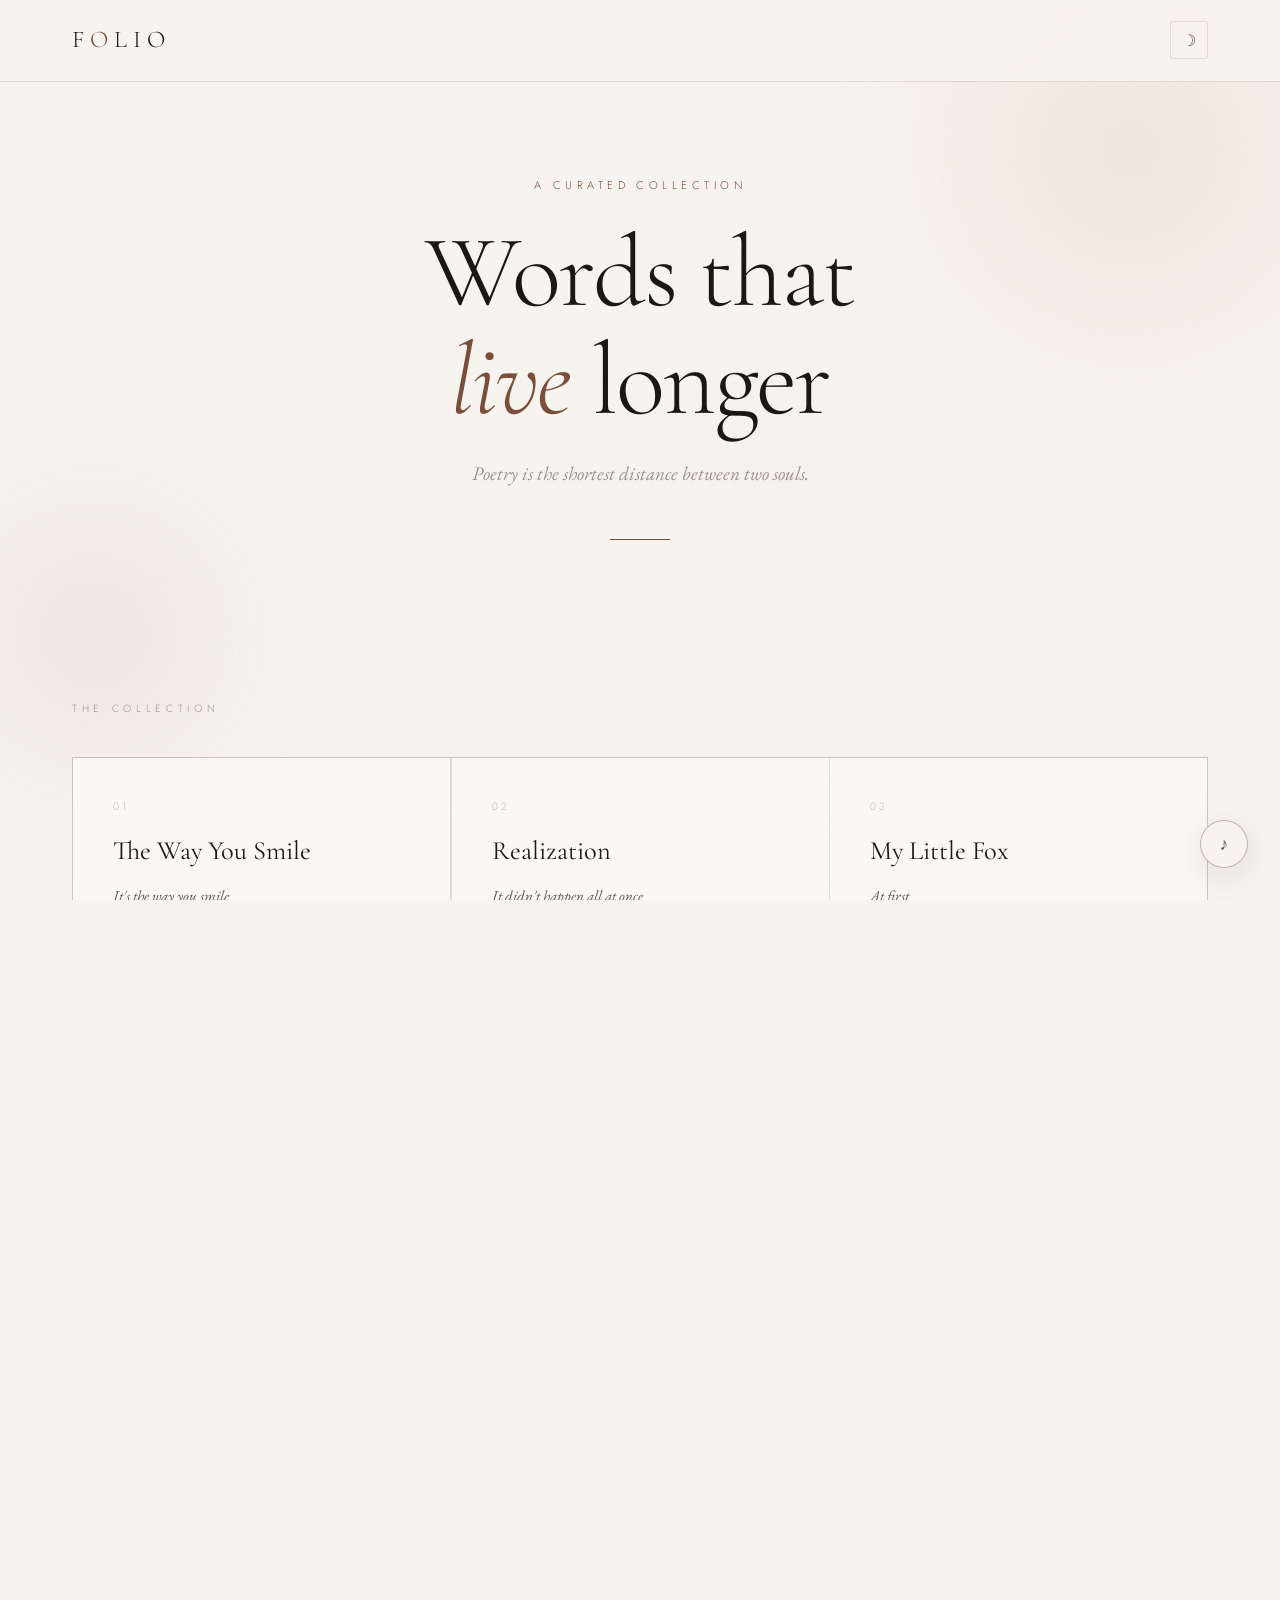
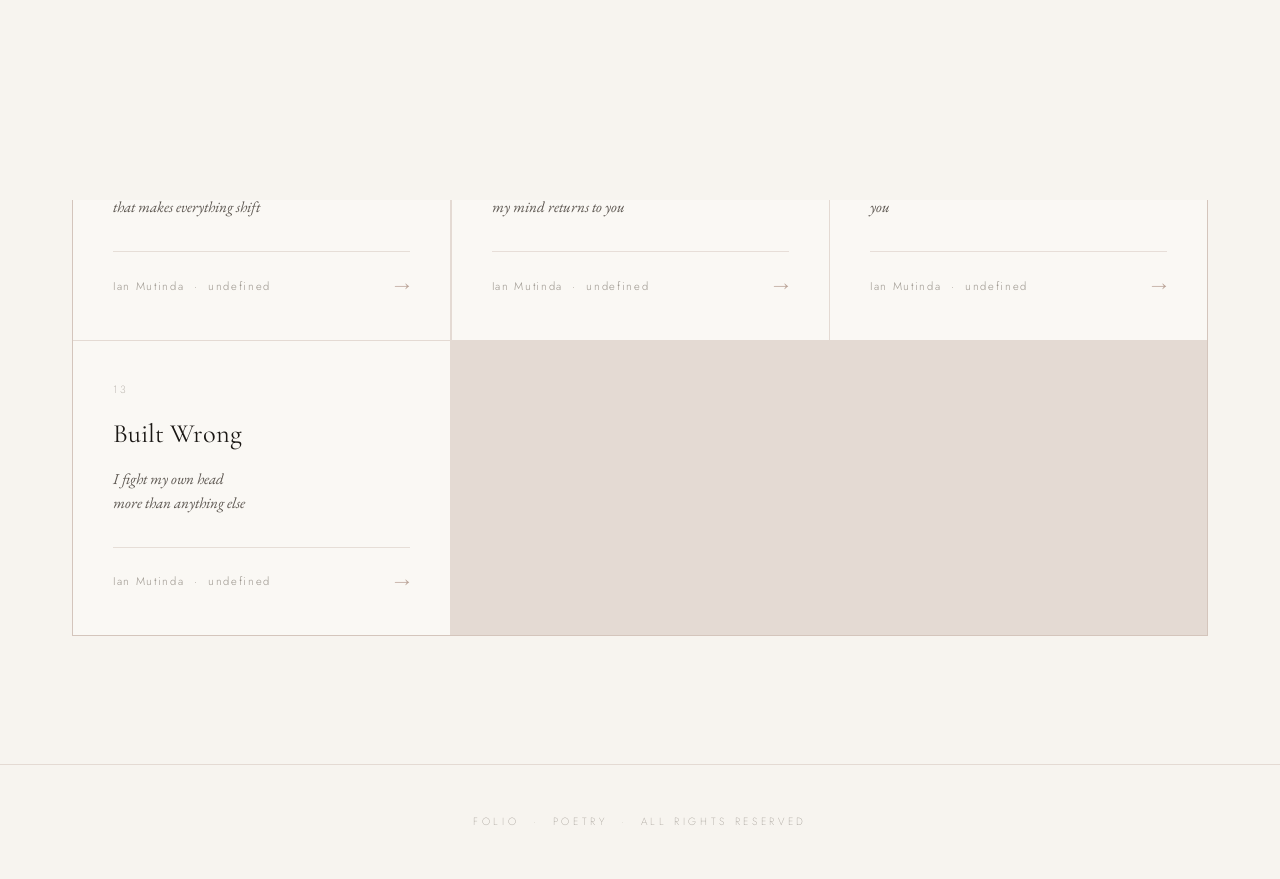
<file: index.html>
<!DOCTYPE html>
<html lang="en" data-theme="light">
<head>
  <meta charset="UTF-8" />
  <meta name="viewport" content="width=device-width, initial-scale=1.0" />
  <meta name="description" content="Folio — A curated collection of original poems." />
  <title>Folio — A Poetry Collection</title>

  <!-- Fonts preconnect -->
  <link rel="preconnect" href="https://fonts.googleapis.com" />
  <link rel="preconnect" href="https://fonts.gstatic.com" crossorigin />

  <!-- Styles -->
  <link rel="stylesheet" href="css/styles.css" />

  <!-- Prevent theme flash -->
  <script>
    (function() {
      const t = localStorage.getItem('folio-theme') ||
        (window.matchMedia('(prefers-color-scheme: dark)').matches ? 'dark' : 'light');
      document.documentElement.setAttribute('data-theme', t);
    })();
  </script>
</head>

<body>

  <!-- Page transition curtain -->
  <div class="page-transition" id="pageCurtain" aria-hidden="true"></div>

  <!-- Animated background -->
  <div class="bg-canvas" aria-hidden="true">
    <div class="bg-orb"></div>
    <div class="bg-orb"></div>
    <div class="bg-orb"></div>
  </div>

  <!-- Fixed header -->
  <header class="site-header" role="banner">
    <div class="header-inner">
      <a href="index.html" class="site-logo" aria-label="Folio home">
        F<span>o</span>lio
      </a>
      <div class="header-controls">
        <!-- Dark/Light toggle -->
        <button
          class="icon-btn"
          id="themeToggle"
          aria-label="Toggle dark mode"
          title="Toggle theme"
        >
          <span id="themeIcon">☽</span>
        </button>
      </div>
    </div>
  </header>

  <!-- Main content -->
  <div class="site-wrapper">
    <main>

      <!-- Hero -->
      <section class="hero" aria-labelledby="heroHeading">
        <div class="container">
          <p class="hero-eyebrow">A curated collection</p>
          <h1 class="hero-title" id="heroHeading">
            Words that<br><em>live</em> longer
          </h1>
          <p class="hero-subtitle">
            Poetry is the shortest distance between two souls.
          </p>
          <div class="hero-rule" aria-hidden="true"></div>
        </div>
      </section>

      <!-- Poems grid -->
      <section class="poems-section" aria-labelledby="poemsLabel">
        <div class="container">
          <p class="section-label" id="poemsLabel">The collection</p>

          <!-- Cards injected by script.js -->
          <div class="poems-grid" id="poemsGrid" role="list">
            <!-- Poem cards rendered here -->
          </div>
        </div>
      </section>

    </main>

    <!-- Footer -->
    <footer class="site-footer" role="contentinfo">
      <div class="container">
        <p class="footer-text">Folio &nbsp;·&nbsp; Poetry &nbsp;·&nbsp; All rights reserved</p>
      </div>
    </footer>
  </div>

  <!-- Ambient audio control -->
  <div class="audio-control" aria-label="Ambient audio controls">
    <button
      class="audio-btn"
      id="audioBtn"
      aria-label="Play ambient music"
      title="Toggle ambient sound"
    >
      <span id="audioIcon">♪</span>
    </button>
  </div>

  <!-- Scripts (order matters) -->
  <script src="js/poems.js"></script>
  <script src="js/script.js"></script>
</body>
</html>
</file>
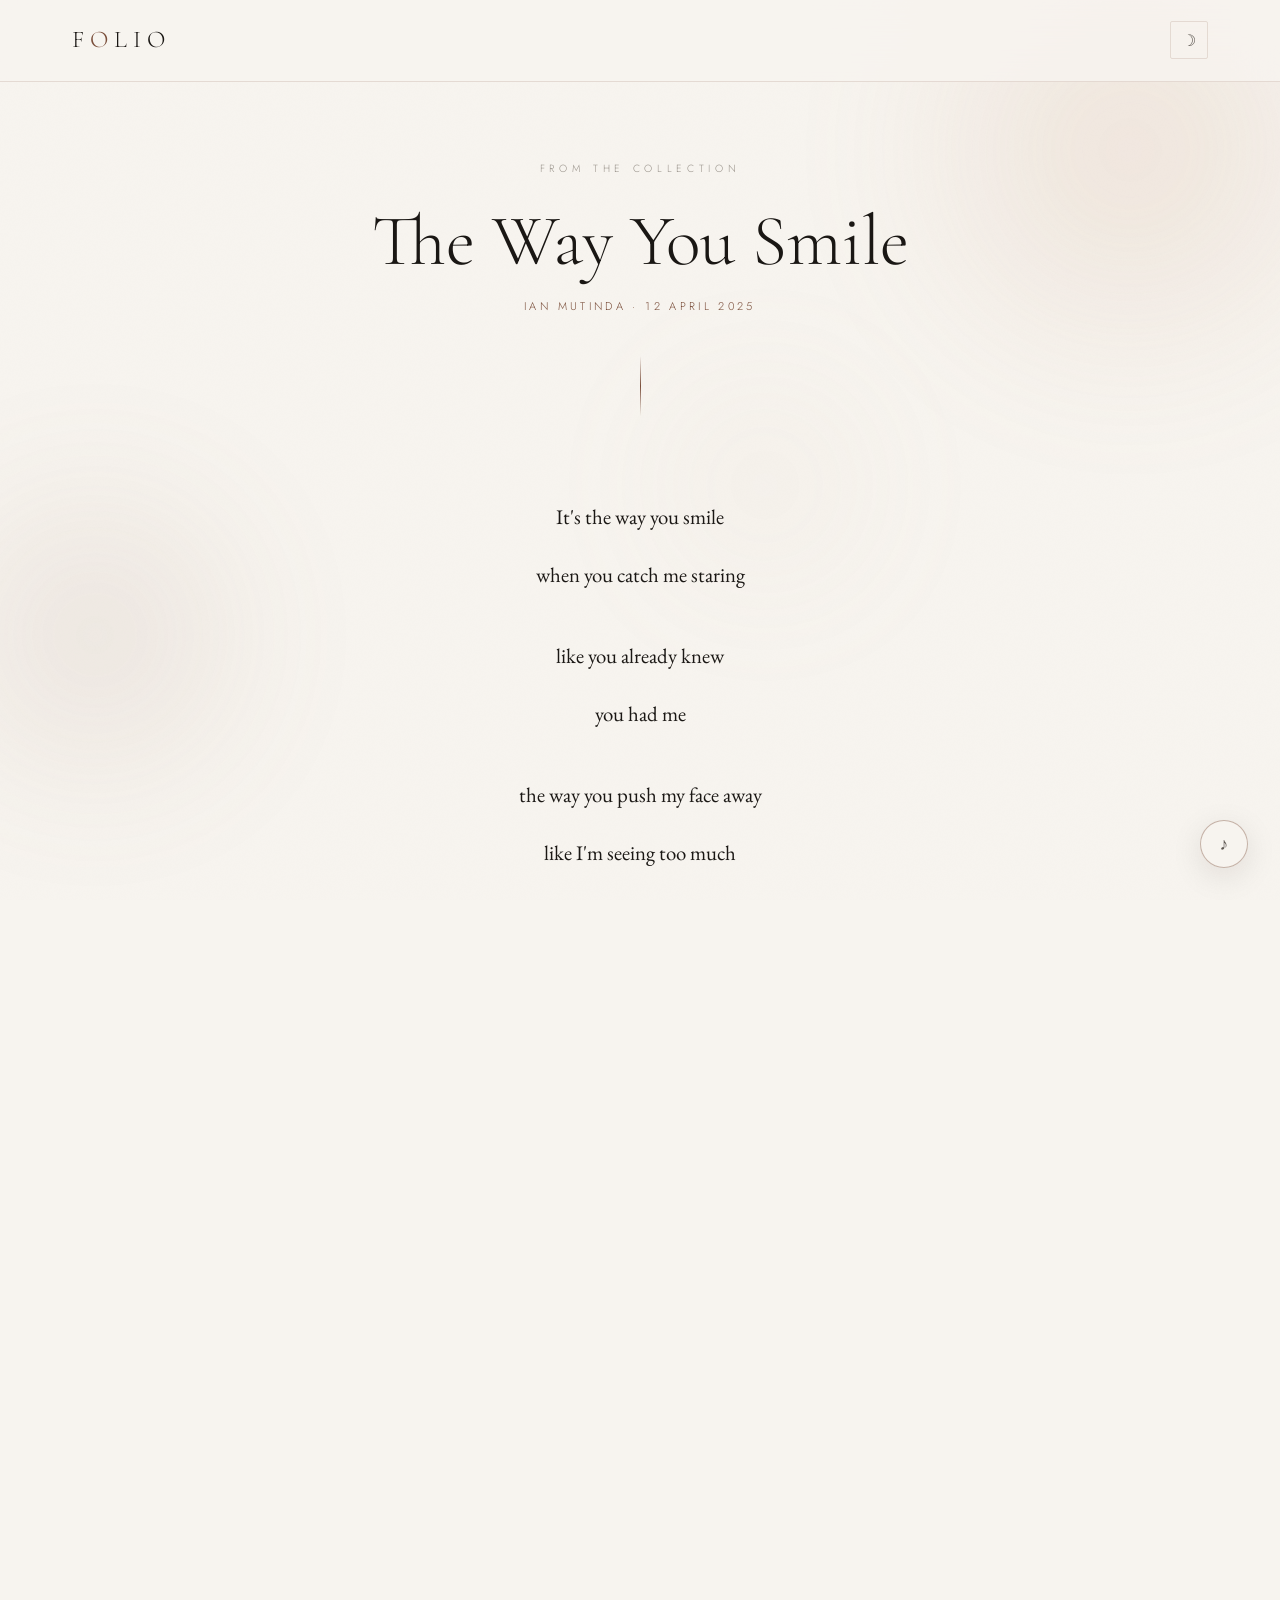
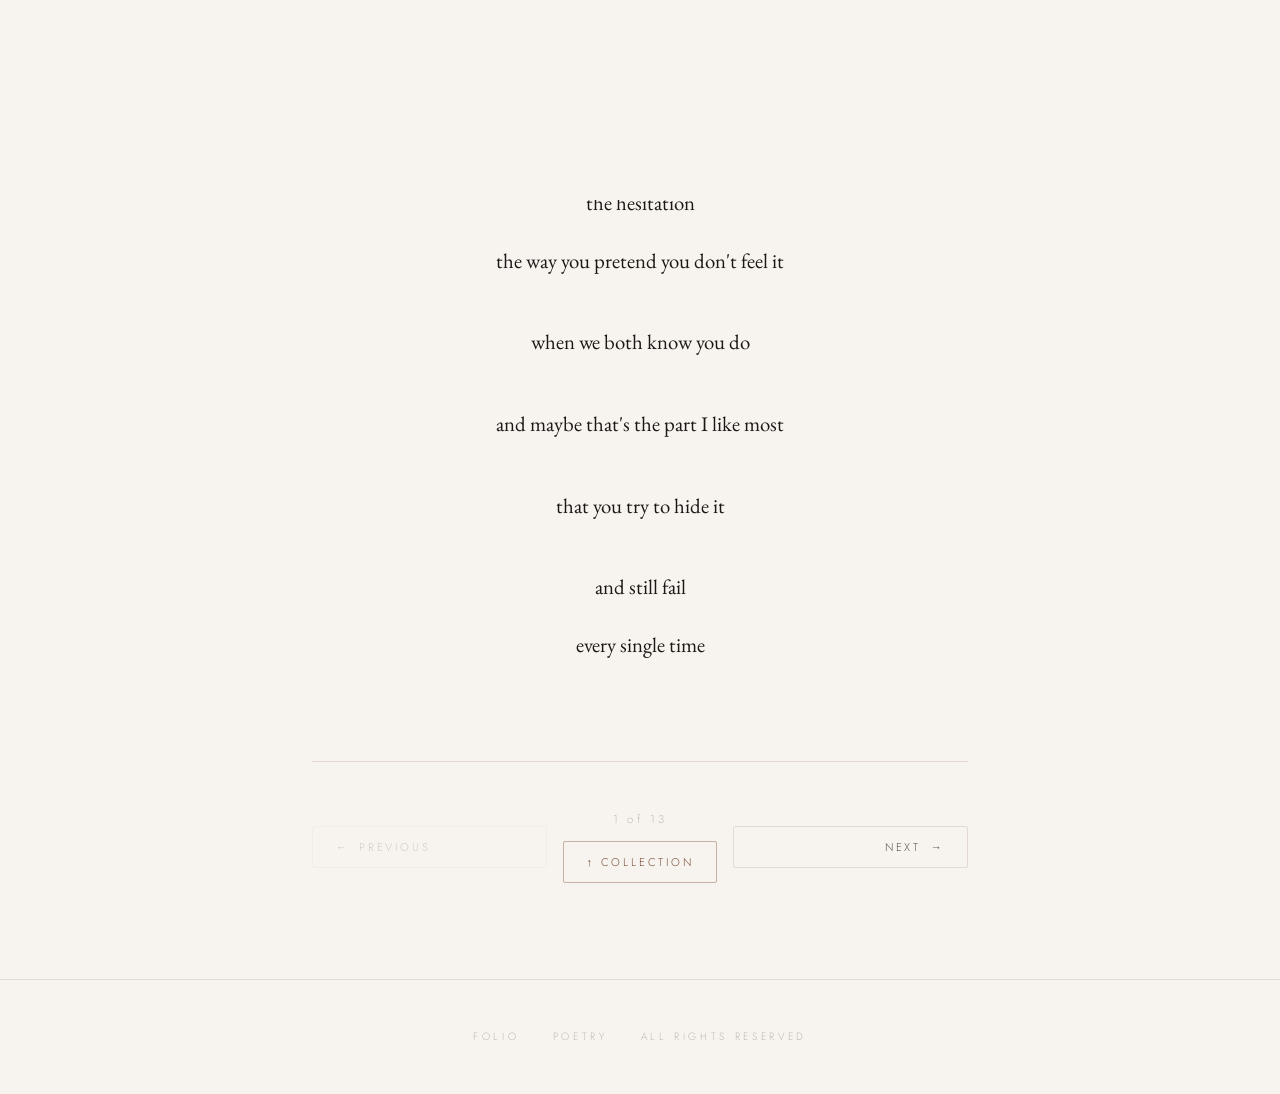
<file: poem.html>
<!DOCTYPE html>
<html lang="en" data-theme="light">
<head>
  <meta charset="UTF-8" />
  <meta name="viewport" content="width=device-width, initial-scale=1.0" />
  <meta name="description" content="Folio — Read a poem from the collection." />
  <title>Poem — Folio</title>

  <!-- Fonts preconnect -->
  <link rel="preconnect" href="https://fonts.googleapis.com" />
  <link rel="preconnect" href="https://fonts.gstatic.com" crossorigin />

  <!-- Styles -->
  <link rel="stylesheet" href="css/styles.css" />

  <!-- Prevent theme flash -->
  <script>
    (function() {
      const t = localStorage.getItem('folio-theme') ||
        (window.matchMedia('(prefers-color-scheme: dark)').matches ? 'dark' : 'light');
      document.documentElement.setAttribute('data-theme', t);
    })();
  </script>
</head>

<body>

  <!-- Page transition curtain -->
  <div class="page-transition" id="pageCurtain" aria-hidden="true"></div>

  <!-- Animated background -->
  <div class="bg-canvas" aria-hidden="true">
    <div class="bg-orb"></div>
    <div class="bg-orb"></div>
    <div class="bg-orb"></div>
  </div>

  <!-- Fixed header -->
  <header class="site-header" role="banner">
    <div class="header-inner">
      <a href="index.html" class="site-logo" aria-label="Folio home">
        F<span>o</span>lio
      </a>
      <div class="header-controls">
        <button
          class="icon-btn"
          id="themeToggle"
          aria-label="Toggle dark mode"
          title="Toggle theme"
        >
          <span id="themeIcon">☽</span>
        </button>
      </div>
    </div>
  </header>

  <!-- Main content -->
  <div class="site-wrapper">
    <main>
      <article class="poem-page" aria-labelledby="poemTitle">
        <div class="container--narrow">

          <!-- Poem header -->
          <header class="poem-header">
            <p class="poem-eyebrow">From the collection</p>
            <h1 class="poem-title-large" id="poemTitle">
              <!-- Injected by poem-reader.js -->
              &nbsp;
            </h1>
            <p class="poem-meta" id="poemMeta">
              <!-- Author · Year -->
            </p>
            <div class="poem-divider" aria-hidden="true"></div>
          </header>

          <!-- Poem body -->
          <section
            class="poem-content"
            aria-label="Poem text"
          >
            <div id="poemBody">
              <!-- Stanzas injected by poem-reader.js -->
            </div>
          </section>

          <!-- Navigation -->
          <nav class="poem-nav" aria-label="Poem navigation">
            <button
              class="nav-btn nav-btn--prev"
              id="prevBtn"
              aria-label="Previous poem"
            >
              ← <span>Previous</span>
            </button>

            <div>
              <p class="poem-counter" id="poemCounter"></p>
              <div style="text-align:center; margin-top: 0.75rem;">
                <button
                  class="nav-btn nav-btn--home"
                  id="homeBtn"
                  aria-label="Back to collection"
                >
                  ↑ Collection
                </button>
              </div>
            </div>

            <button
              class="nav-btn nav-btn--next"
              id="nextBtn"
              aria-label="Next poem"
            >
              <span>Next</span> →
            </button>
          </nav>

        </div>
      </article>
    </main>

    <!-- Footer -->
    <footer class="site-footer" role="contentinfo">
      <div class="container">
        <p class="footer-text">Folio &nbsp;·&nbsp; Poetry &nbsp;·&nbsp; All rights reserved</p>
      </div>
    </footer>
  </div>

  <!-- Audio button -->
  <div class="audio-control">
    <button class="audio-btn" id="audioBtn" aria-label="Toggle music" title="Toggle music">
      <span id="audioIcon">♪</span>
    </button>
  </div>

  <!-- Scripts (order matters) -->
  <script src="js/poems.js"></script>
  <script src="js/poem-reader.js"></script>
</body>
</html>
</file>
<file: css/styles.css>
/* ============================================
   FOLIO — Poetry Website
   styles.css — Design System & Component Styles
   ============================================ */

/* ── Imports ── */
@import url('https://fonts.googleapis.com/css2?family=Cormorant+Garamond:ital,wght@0,300;0,400;0,500;0,600;1,300;1,400;1,500&family=EB+Garamond:ital,wght@0,400;0,500;1,400;1,500&family=Jost:wght@200;300;400;500&display=swap');

/* ── CSS Variables ── */
:root {
  /* Light mode */
  --bg-primary: #f7f4ef;
  --bg-secondary: #ede8e0;
  --bg-card: #faf8f4;
  --bg-glass: rgba(247, 244, 239, 0.85);

  --text-primary: #1a1714;
  --text-secondary: #5c5650;
  --text-muted: #9a948c;
  --text-accent: #7a4e3a;

  --border: rgba(122, 78, 58, 0.15);
  --border-hover: rgba(122, 78, 58, 0.4);

  --accent: #7a4e3a;
  --accent-light: #c49070;
  --accent-glow: rgba(122, 78, 58, 0.12);

  --shadow-sm: 0 2px 12px rgba(26, 23, 20, 0.06);
  --shadow-md: 0 8px 32px rgba(26, 23, 20, 0.10);
  --shadow-lg: 0 20px 60px rgba(26, 23, 20, 0.14);

  --radius: 2px;
  --radius-lg: 4px;
  --transition: 0.4s cubic-bezier(0.25, 0.46, 0.45, 0.94);
  --transition-fast: 0.2s ease;
}

/* Dark mode */
[data-theme="dark"] {
  --bg-primary: #111010;
  --bg-secondary: #1a1817;
  --bg-card: #161514;
  --bg-glass: rgba(17, 16, 16, 0.88);

  --text-primary: #f0ebe4;
  --text-secondary: #a89e95;
  --text-muted: #6b6460;
  --text-accent: #c49070;

  --border: rgba(196, 144, 112, 0.12);
  --border-hover: rgba(196, 144, 112, 0.35);

  --accent: #c49070;
  --accent-light: #d4aa8c;
  --accent-glow: rgba(196, 144, 112, 0.10);

  --shadow-sm: 0 2px 12px rgba(0, 0, 0, 0.3);
  --shadow-md: 0 8px 32px rgba(0, 0, 0, 0.4);
  --shadow-lg: 0 20px 60px rgba(0, 0, 0, 0.5);
}

/* ── Reset & Base ── */
*, *::before, *::after {
  box-sizing: border-box;
  margin: 0;
  padding: 0;
}

html {
  scroll-behavior: smooth;
  font-size: 16px;
}

body {
  font-family: 'EB Garamond', Georgia, serif;
  background-color: var(--bg-primary);
  color: var(--text-primary);
  line-height: 1.7;
  transition: background-color 0.5s ease, color 0.5s ease;
  min-height: 100vh;
  overflow-x: hidden;
}

/* ── Animated Background ── */
.bg-canvas {
  position: fixed;
  inset: 0;
  z-index: 0;
  pointer-events: none;
  overflow: hidden;
}

.bg-orb {
  position: absolute;
  border-radius: 50%;
  filter: blur(80px);
  opacity: 0.35;
  animation: drift 18s ease-in-out infinite;
}

.bg-orb:nth-child(1) {
  width: 500px;
  height: 500px;
  background: radial-gradient(circle, #c49070 0%, transparent 70%);
  top: -100px;
  right: -100px;
  animation-duration: 22s;
  opacity: 0.2;
}

.bg-orb:nth-child(2) {
  width: 350px;
  height: 350px;
  background: radial-gradient(circle, #9b7560 0%, transparent 70%);
  bottom: 10%;
  left: -80px;
  animation-duration: 18s;
  animation-delay: -6s;
  opacity: 0.18;
}

.bg-orb:nth-child(3) {
  width: 250px;
  height: 250px;
  background: radial-gradient(circle, #d4b8a0 0%, transparent 70%);
  top: 40%;
  left: 50%;
  animation-duration: 26s;
  animation-delay: -12s;
  opacity: 0.12;
}

[data-theme="dark"] .bg-orb { opacity: 0.15; }
[data-theme="dark"] .bg-orb:nth-child(1) { opacity: 0.10; }
[data-theme="dark"] .bg-orb:nth-child(2) { opacity: 0.08; }
[data-theme="dark"] .bg-orb:nth-child(3) { opacity: 0.06; }

@keyframes drift {
  0%, 100% { transform: translate(0, 0) scale(1); }
  33% { transform: translate(30px, -40px) scale(1.05); }
  66% { transform: translate(-20px, 20px) scale(0.95); }
}

/* Grain texture overlay */
.bg-canvas::after {
  content: '';
  position: absolute;
  inset: 0;
  background-image: url("data:image/svg+xml,%3Csvg viewBox='0 0 200 200' xmlns='http://www.w3.org/2000/svg'%3E%3Cfilter id='noise'%3E%3CfeTurbulence type='fractalNoise' baseFrequency='0.65' numOctaves='3' stitchTiles='stitch'/%3E%3C/filter%3E%3Crect width='100%25' height='100%25' filter='url(%23noise)' opacity='0.4'/%3E%3C/svg%3E");
  background-size: 200px 200px;
  opacity: 0.03;
  pointer-events: none;
}

/* ── Layout ── */
.site-wrapper {
  position: relative;
  z-index: 1;
  min-height: 100vh;
}

.container {
  max-width: 1200px;
  margin: 0 auto;
  padding: 0 2rem;
}

.container--narrow {
  max-width: 720px;
  margin: 0 auto;
  padding: 0 2rem;
}

/* ── Header / Navigation ── */
.site-header {
  position: fixed;
  top: 0;
  left: 0;
  right: 0;
  z-index: 100;
  padding: 1.25rem 0;
  backdrop-filter: blur(20px);
  -webkit-backdrop-filter: blur(20px);
  background: var(--bg-glass);
  border-bottom: 1px solid var(--border);
  transition: var(--transition);
}

.header-inner {
  display: flex;
  align-items: center;
  justify-content: space-between;
  max-width: 1200px;
  margin: 0 auto;
  padding: 0 2rem;
}

.site-logo {
  font-family: 'Cormorant Garamond', serif;
  font-size: 1.5rem;
  font-weight: 300;
  letter-spacing: 0.25em;
  text-transform: uppercase;
  color: var(--text-primary);
  text-decoration: none;
  transition: color var(--transition-fast);
}

.site-logo span {
  color: var(--accent);
}

.header-controls {
  display: flex;
  align-items: center;
  gap: 0.75rem;
}

.icon-btn {
  display: flex;
  align-items: center;
  justify-content: center;
  width: 38px;
  height: 38px;
  border: 1px solid var(--border);
  background: transparent;
  color: var(--text-secondary);
  border-radius: var(--radius);
  cursor: pointer;
  transition: var(--transition-fast);
  font-size: 1rem;
}

.icon-btn:hover {
  border-color: var(--border-hover);
  color: var(--text-primary);
  background: var(--accent-glow);
}

/* ── Hero Section ── */
.hero {
  padding: 11rem 0 6rem;
  text-align: center;
}

.hero-eyebrow {
  font-family: 'Jost', sans-serif;
  font-weight: 300;
  font-size: 0.7rem;
  letter-spacing: 0.4em;
  text-transform: uppercase;
  color: var(--accent);
  margin-bottom: 1.5rem;
  opacity: 0;
  animation: fadeUp 0.8s 0.2s forwards;
}

.hero-title {
  font-family: 'Cormorant Garamond', serif;
  font-size: clamp(3rem, 8vw, 6.5rem);
  font-weight: 300;
  line-height: 1.05;
  letter-spacing: -0.02em;
  color: var(--text-primary);
  margin-bottom: 1.5rem;
  opacity: 0;
  animation: fadeUp 0.8s 0.4s forwards;
}

.hero-title em {
  font-style: italic;
  color: var(--accent);
}

.hero-subtitle {
  font-family: 'EB Garamond', serif;
  font-size: 1.2rem;
  font-style: italic;
  color: var(--text-muted);
  max-width: 440px;
  margin: 0 auto 3rem;
  opacity: 0;
  animation: fadeUp 0.8s 0.6s forwards;
}

.hero-rule {
  width: 60px;
  height: 1px;
  background: var(--accent);
  margin: 0 auto 4rem;
  opacity: 0;
  animation: fadeIn 1s 0.8s forwards;
}

/* ── Poems Grid ── */
.poems-section {
  padding-bottom: 8rem;
}

.section-label {
  font-family: 'Jost', sans-serif;
  font-weight: 300;
  font-size: 0.65rem;
  letter-spacing: 0.45em;
  text-transform: uppercase;
  color: var(--text-muted);
  margin-bottom: 2.5rem;
  opacity: 0;
  animation: fadeUp 0.6s 1s forwards;
}

.poems-grid {
  display: grid;
  grid-template-columns: repeat(auto-fill, minmax(340px, 1fr));
  gap: 1.5px;
  background: var(--border);
  border: 1px solid var(--border);
  opacity: 0;
  animation: fadeIn 0.8s 1.1s forwards;
}

/* Poem Cards */
.poem-card {
  background: var(--bg-card);
  padding: 2.5rem;
  cursor: pointer;
  position: relative;
  overflow: hidden;
  transition: var(--transition);
  text-decoration: none;
  display: block;
  color: inherit;
}

.poem-card::before {
  content: '';
  position: absolute;
  inset: 0;
  background: var(--accent-glow);
  opacity: 0;
  transition: opacity var(--transition);
}

.poem-card::after {
  content: '';
  position: absolute;
  bottom: 0;
  left: 0;
  right: 0;
  height: 2px;
  background: var(--accent);
  transform: scaleX(0);
  transform-origin: left;
  transition: transform var(--transition);
}

.poem-card:hover::before { opacity: 1; }
.poem-card:hover::after { transform: scaleX(1); }

.poem-card:hover .card-number {
  color: var(--accent);
}

.poem-card:hover .card-title {
  color: var(--accent);
}

.poem-card:hover .card-arrow {
  transform: translateX(4px);
  opacity: 1;
}

.card-number {
  font-family: 'Jost', sans-serif;
  font-weight: 200;
  font-size: 0.65rem;
  letter-spacing: 0.3em;
  color: var(--text-muted);
  transition: color var(--transition-fast);
  margin-bottom: 1.25rem;
}

.card-title {
  font-family: 'Cormorant Garamond', serif;
  font-size: 1.65rem;
  font-weight: 400;
  line-height: 1.2;
  color: var(--text-primary);
  margin-bottom: 1rem;
  transition: color var(--transition-fast);
}

.card-preview {
  font-family: 'EB Garamond', serif;
  font-size: 0.95rem;
  font-style: italic;
  color: var(--text-secondary);
  line-height: 1.6;
  white-space: pre-line;
}

.card-footer {
  display: flex;
  align-items: center;
  justify-content: space-between;
  margin-top: 2rem;
  padding-top: 1.25rem;
  border-top: 1px solid var(--border);
}

.card-author {
  font-family: 'Jost', sans-serif;
  font-weight: 300;
  font-size: 0.7rem;
  letter-spacing: 0.15em;
  color: var(--text-muted);
}

.card-arrow {
  font-size: 1rem;
  color: var(--accent);
  opacity: 0.5;
  transition: var(--transition-fast);
}

/* ── Poem Page ── */
.poem-page {
  padding: 10rem 0 6rem;
}

.poem-header {
  text-align: center;
  margin-bottom: 5rem;
  opacity: 0;
  animation: fadeUp 0.8s 0.2s forwards;
}

.poem-eyebrow {
  font-family: 'Jost', sans-serif;
  font-weight: 300;
  font-size: 0.65rem;
  letter-spacing: 0.45em;
  text-transform: uppercase;
  color: var(--text-muted);
  margin-bottom: 1.5rem;
}

.poem-title-large {
  font-family: 'Cormorant Garamond', serif;
  font-size: clamp(2.2rem, 6vw, 4.5rem);
  font-weight: 300;
  line-height: 1.1;
  color: var(--text-primary);
  margin-bottom: 1rem;
}

.poem-meta {
  font-family: 'Jost', sans-serif;
  font-weight: 300;
  font-size: 0.7rem;
  letter-spacing: 0.3em;
  text-transform: uppercase;
  color: var(--accent);
}

.poem-divider {
  width: 1px;
  height: 60px;
  background: linear-gradient(to bottom, transparent, var(--accent), transparent);
  margin: 2.5rem auto 0;
}

/* Poem Content */
.poem-content {
  opacity: 0;
  animation: fadeUp 0.9s 0.6s forwards;
}

.poem-text {
  font-family: 'EB Garamond', serif;
  font-size: clamp(1.15rem, 2vw, 1.3rem);
  line-height: 2;
  color: var(--text-primary);
  text-align: center;
  white-space: pre-line;
  max-width: 580px;
  margin: 0 auto 1rem;
}

.poem-stanza {
  margin-bottom: 2.5rem;
}

/* Poem Navigation */
.poem-nav {
  margin-top: 6rem;
  padding-top: 3rem;
  border-top: 1px solid var(--border);
  display: grid;
  grid-template-columns: 1fr auto 1fr;
  gap: 1rem;
  align-items: center;
  opacity: 0;
  animation: fadeIn 0.8s 1s forwards;
}

.nav-btn {
  display: inline-flex;
  align-items: center;
  gap: 0.6rem;
  font-family: 'Jost', sans-serif;
  font-weight: 300;
  font-size: 0.7rem;
  letter-spacing: 0.25em;
  text-transform: uppercase;
  color: var(--text-secondary);
  text-decoration: none;
  background: transparent;
  border: 1px solid var(--border);
  padding: 0.75rem 1.4rem;
  border-radius: var(--radius);
  cursor: pointer;
  transition: var(--transition-fast);
}

.nav-btn:hover:not(:disabled) {
  border-color: var(--border-hover);
  color: var(--text-primary);
  background: var(--accent-glow);
}

.nav-btn:disabled {
  opacity: 0.25;
  cursor: not-allowed;
}

.nav-btn--home {
  justify-content: center;
  color: var(--accent);
  border-color: var(--border-hover);
}

.nav-btn--prev { justify-content: flex-start; }
.nav-btn--next { justify-content: flex-end; }

.poem-counter {
  text-align: center;
  font-family: 'Jost', sans-serif;
  font-weight: 200;
  font-size: 0.7rem;
  letter-spacing: 0.3em;
  color: var(--text-muted);
}

/* ── Audio Control ── */
.audio-control {
  position: fixed;
  bottom: 2rem;
  right: 2rem;
  z-index: 50;
}

.audio-btn {
  width: 48px;
  height: 48px;
  border-radius: 50%;
  border: 1px solid var(--border-hover);
  background: var(--bg-glass);
  color: var(--text-secondary);
  cursor: pointer;
  display: flex;
  align-items: center;
  justify-content: center;
  font-size: 1.1rem;
  backdrop-filter: blur(16px);
  -webkit-backdrop-filter: blur(16px);
  transition: var(--transition-fast);
  box-shadow: var(--shadow-md);
}

.audio-btn:hover {
  color: var(--text-primary);
  border-color: var(--accent);
  background: var(--accent-glow);
}

.audio-btn.is-playing {
  color: var(--accent);
  border-color: var(--accent);
}

/* ── Page Transitions ── */
.page-transition {
  position: fixed;
  inset: 0;
  background: var(--bg-primary);
  z-index: 200;
  pointer-events: none;
  transform: translateY(-100%);
}

.page-transition.exit {
  animation: curtainDown 0.5s cubic-bezier(0.76, 0, 0.24, 1) forwards;
}

.page-transition.enter {
  transform: translateY(0);
  animation: curtainUp 0.5s cubic-bezier(0.76, 0, 0.24, 1) 0.1s forwards;
}

@keyframes curtainDown {
  from { transform: translateY(-100%); }
  to { transform: translateY(0); }
}

@keyframes curtainUp {
  from { transform: translateY(0); }
  to { transform: translateY(100%); }
}

/* ── Footer ── */
.site-footer {
  padding: 3rem 0;
  text-align: center;
  border-top: 1px solid var(--border);
}

.footer-text {
  font-family: 'Jost', sans-serif;
  font-weight: 200;
  font-size: 0.65rem;
  letter-spacing: 0.35em;
  text-transform: uppercase;
  color: var(--text-muted);
}

/* ── Keyframes ── */
@keyframes fadeUp {
  from {
    opacity: 0;
    transform: translateY(20px);
  }
  to {
    opacity: 1;
    transform: translateY(0);
  }
}

@keyframes fadeIn {
  from { opacity: 0; }
  to { opacity: 1; }
}

/* Typewriter cursor */
.typewriter-cursor {
  display: inline-block;
  width: 1px;
  height: 1.2em;
  background: var(--accent);
  margin-left: 2px;
  vertical-align: middle;
  animation: blink 1s step-end infinite;
}

@keyframes blink {
  0%, 100% { opacity: 1; }
  50% { opacity: 0; }
}

/* ── Responsive ── */
@media (max-width: 768px) {
  .poems-grid {
    grid-template-columns: 1fr;
  }

  .poem-card { padding: 2rem 1.5rem; }

  .poem-nav {
    grid-template-columns: 1fr 1fr;
    grid-template-rows: auto auto;
  }

  .poem-nav .nav-btn--home {
    grid-column: 1 / -1;
    order: 3;
  }

  .poem-counter {
    display: none;
  }

  .hero { padding: 9rem 0 4rem; }

  .container { padding: 0 1.25rem; }
  .container--narrow { padding: 0 1.25rem; }

  .header-inner { padding: 0 1.25rem; }
}

@media (max-width: 480px) {
  .hero-title { font-size: 2.8rem; }
  .poem-title-large { font-size: 2rem; }
  .poem-text { font-size: 1.1rem; }
}

/* ── Utility ── */
.sr-only {
  position: absolute;
  width: 1px;
  height: 1px;
  padding: 0;
  margin: -1px;
  overflow: hidden;
  clip: rect(0, 0, 0, 0);
  white-space: nowrap;
  border: 0;
}

.visually-hidden { @extend .sr-only; }
</file>
